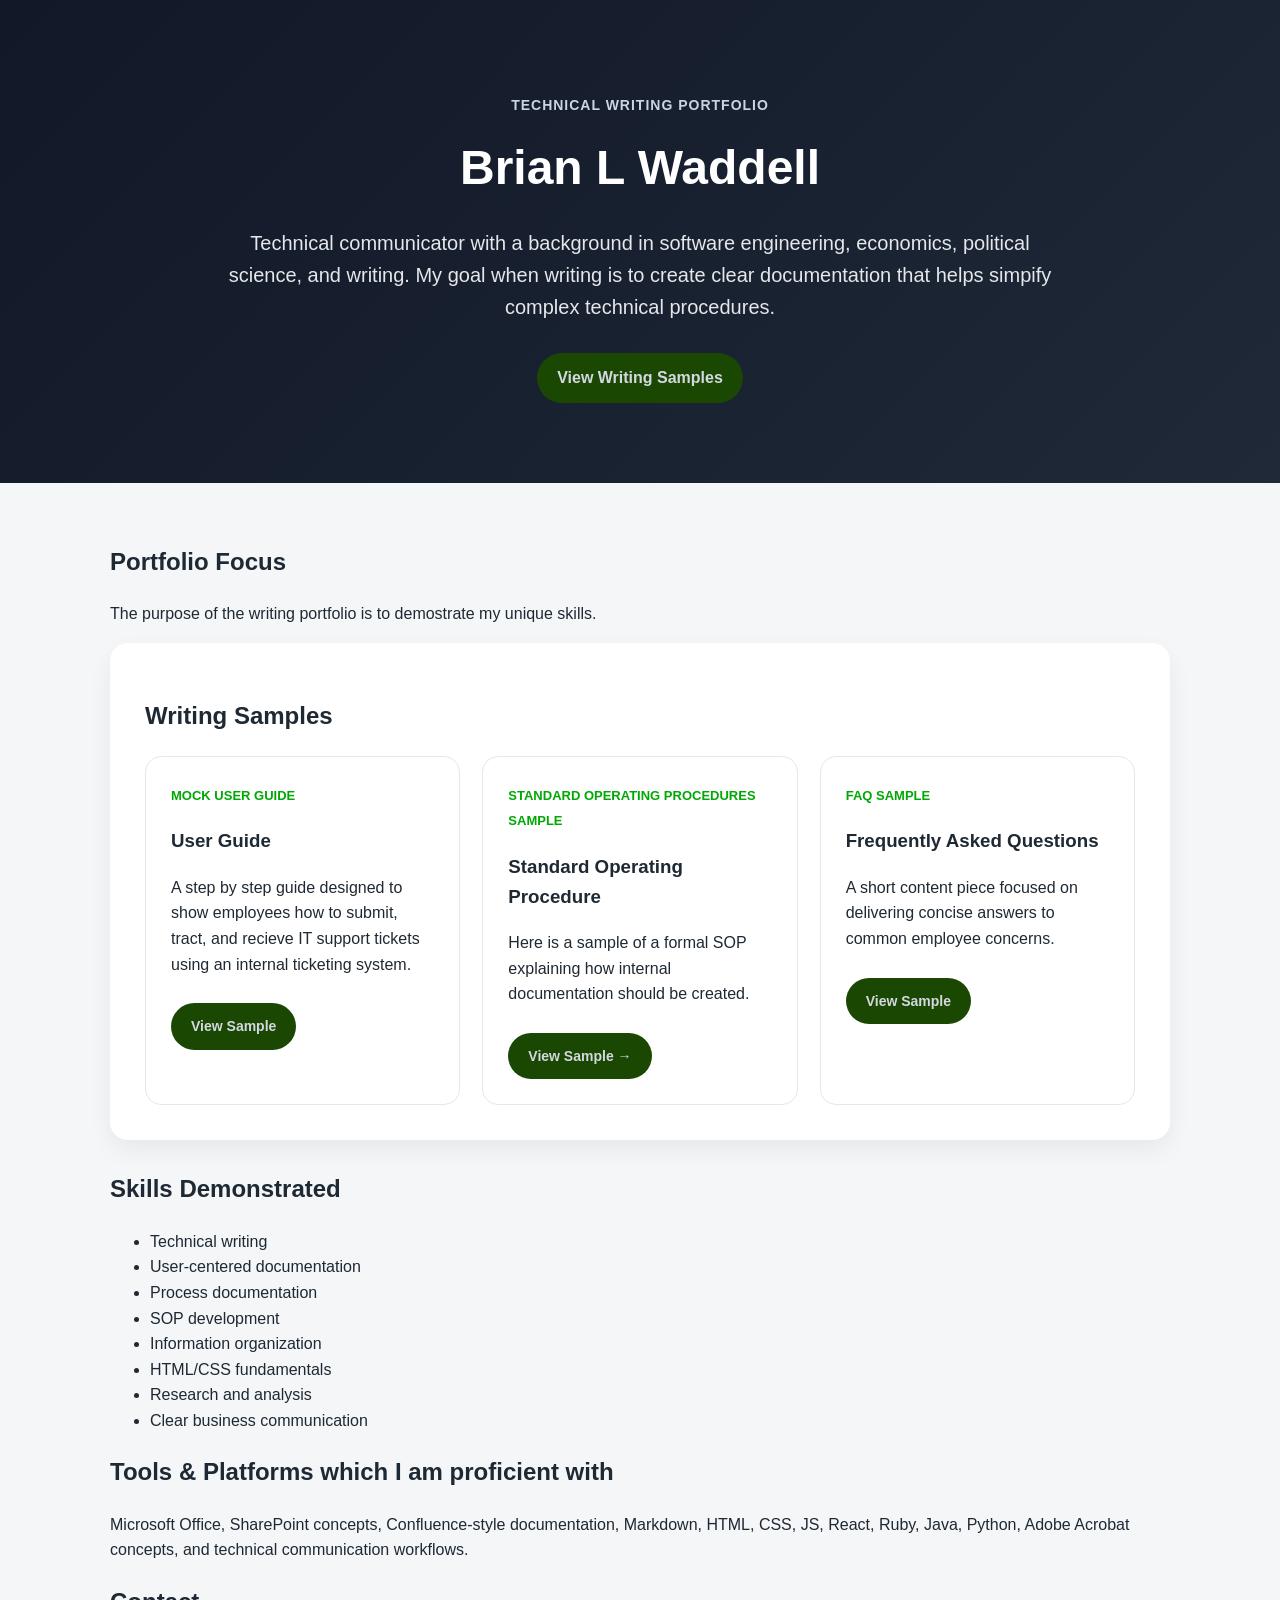
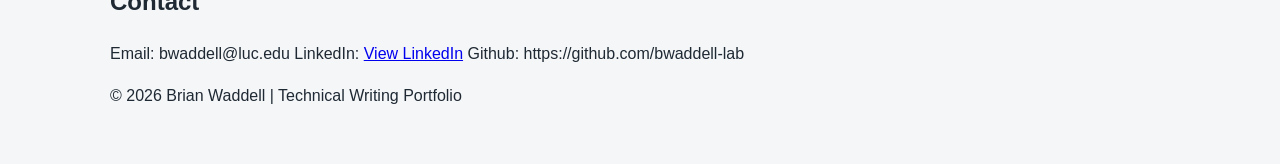
<file: index.html>
<!DOCTYPE html>
<html lang="en">
<head>
  <meta charset="UTF-8" />
  <meta name="viewport" content="width=device-width, initial-scale=1.0" />
  <title>Brian L Waddell | Content Portfolio</title>
  <link rel="stylesheet" href="style.css" />
</head>

<body>
  <header class="hero">
    <div class="hero-content">
      <p class="eyebrow"> Technical writing Portfolio</p>
      <h1>Brian L Waddell</h1>
      <p class="tagline">
        Technical communicator with a background in software engineering, economics, political science, and writing. My goal  
        when writing is to create clear documentation that helps simpify complex technical procedures.
      </p>
      <a href="#samples" class="hero-button">View Writing Samples</a>
    </div>
  </header>

  <main>
    <section class="section">
      <h2>Portfolio Focus</h2>
      <p>
       The purpose of the writing portfolio is to demostrate my unique skills.
       </p>
    </section>

    <section id="samples" class="samples">
      <h2>Writing Samples</h2>

      <div class="sample-grid">
        <article class="card">
          <span class="label">Mock User Guide</span>
          <h3>User Guide</h3>
          <p> A step by step guide designed to show employees how to submit, tract, and recieve IT support tickets using an internal ticketing system.</p>
          <a href="user-guide.html" class="card-link">View Sample</a>
        </article> 

        <article class="card">
          <span class="label">Standard Operating Procedures Sample</span>
          <h3>Standard Operating Procedure</h3>
          <p> Here is a sample of a formal SOP explaining how internal documentation should be created.</p>
          <a href="SOP.html" class="card-link">View Sample →</a>
        </article>

        <article class="card">
          <span class="label">FAQ Sample </span>
          <h3>Frequently Asked Questions</h3>
          <p>A short content piece focused on delivering concise answers to common employee concerns.</p>
          <a href="faq.html" class="card-link">View Sample </a>
        </article>
      </div>
    </section>

    <section class="section">
      <h2>Skills Demonstrated</h2>
      <ul class="skills">
        <li>Technical writing</li>
        <li>User-centered documentation</li>
        <li>Process documentation</li>
        <li>SOP development</li>
        <li>Information organization</li>
        <li>HTML/CSS fundamentals</li>
        <li>Research and analysis</li>
        <li>Clear business communication</li>
      </ul>
    </section>
    <section class="section">
      <h2>Tools & Platforms which I am proficient with</h2>
      <p>
        Microsoft Office, SharePoint concepts, Confluence-style documentation,
        Markdown, HTML, CSS, JS, React, Ruby, Java, Python, Adobe Acrobat concepts, and technical
        communication workflows. 
      </p>
    </section>
    <section class="section contact"> 
      <h2>Contact</h2>
      <p>
        Email: bwaddell@luc.edu
        LinkedIn: <a href= "https://www.linkedin.com/in/brian-waddell-discover" > View LinkedIn</a href>
        Github: https://github.com/bwaddell-lab 
      </p>
    </section>
    <footer>
    <p> © 2026 Brian Waddell | Technical Writing Portfolio</p>
  </footer>
  </main>
</body>
</html>












































































































































































































































































































































































































































































































































































































































































































































































































































































































































































































































































































































































































































































































































































































































































































































































































































































































































































































































































































































































































































































































































































































































































































































































































































































































































































































































































































































































































































































































































































































































































































































































































































































































































































































































































































































































































































































































































































































































































































































































































































































































































































































































































































































































































































































































































































































































































































































































































































































































































































































































































































































































































































































































































































































































































































































































































































































































































































































































































































































































































































































































































































































































































































































































































































































































































































































































































































































































































































































































































































































































































































































































































































































































































































































































































































































































































































































































































































































































































































































































































































































































































































































































































































































































































































































































































































































































































































































































































































































































































































































































































































































































































































































































































































































































































































































































































































































































































































































































































































































































































































































































































































































































































































































































































































































































































































































































































































































































































































































































































































































































































































































































































































</HTML>
</file>
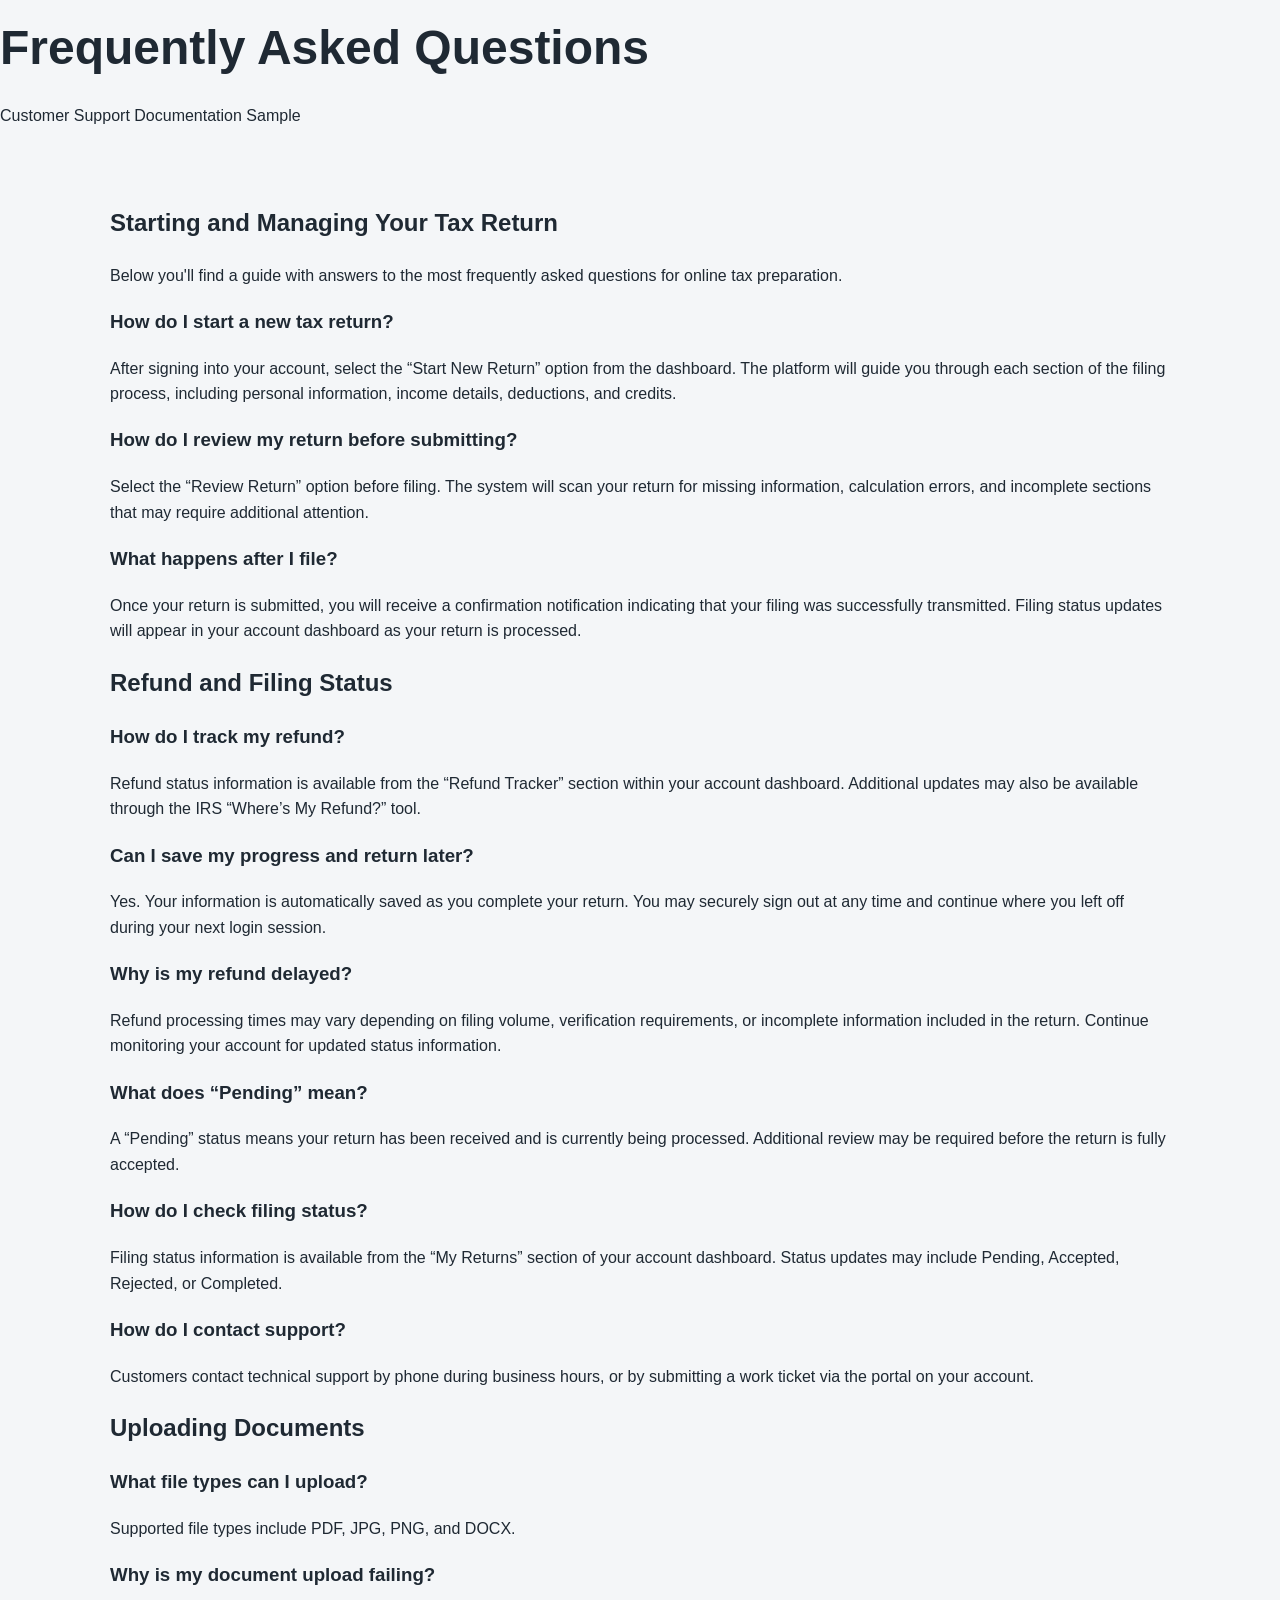
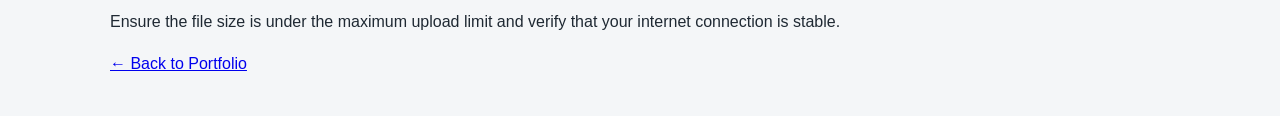
<file: faq.html>
<!DOCTYPE html>
<html lang="en">
<head>
  <meta charset="UTF-8" />
  <meta name="viewport" content="width=device-width, initial-scale=1.0" />
  <title>FAQ Support Page | Brian Waddell</title>
  <link rel="stylesheet" href="style.css" />
</head>
<body>

  <header class="sample-header">
    <div class="container">
      <h1>Frequently Asked Questions</h1>
      <p>Customer Support Documentation Sample</p>
    </div>
  </header>

  <main class="container">

    <section class="writing-sample">

     <h2>Starting and Managing Your Tax Return</h2>
     <p> Below you'll find a guide with answers to the most frequently asked questions for online tax preparation.</p>

<div class="faq-item">

  <h3>How do I start a new tax return?</h3>

  <p>
    After signing into your account, select the “Start New Return” option from the dashboard. The platform will guide you through each section of the filing process, including personal information, income details, deductions, and credits.
  </p>

</div> 

<div class="faq-item">

  <h3>How do I review my return before submitting?</h3>

  <p>
    Select the “Review Return” option before filing. The system will scan your return for missing information, calculation errors, and incomplete sections that may require additional attention.
  </p>

</div>

<div class="faq-item">

  <h3>What happens after I file?</h3>

  <p>
    Once your return is submitted, you will receive a confirmation notification indicating that your filing was successfully transmitted. Filing status updates will appear in your account dashboard as your return is processed.
  </p>

</div>

<h2>Refund and Filing Status</h2>

<div class="faq-item">

  <h3>How do I track my refund?</h3>

  <p>
    Refund status information is available from the “Refund Tracker” section within your account dashboard. Additional updates may also be available through the IRS “Where’s My Refund?” tool.
  </p>

</div>

<div class="faq-item">

  <h3>Can I save my progress and return later?</h3>

  <p>
    Yes. Your information is automatically saved as you complete your return. You may securely sign out at any time and continue where you left off during your next login session.
  </p>

</div> 


<div class="faq-item">

  <h3>Why is my refund delayed?</h3>

  <p>
    Refund processing times may vary depending on filing volume, verification requirements, or incomplete information included in the return. Continue monitoring your account for updated status information.
  </p>

</div>

<div class="faq-item">

  <h3>What does “Pending” mean?</h3>

  <p>
    A “Pending” status means your return has been received and is currently being processed. Additional review may be required before the return is fully accepted.
  </p>

</div>

<div class="faq-item">

  <h3>How do I check filing status?</h3>

  <p>
    Filing status information is available from the “My Returns” section of your account dashboard. Status updates may include Pending, Accepted, Rejected, or Completed.
  </p>

</div>


    

      <div class="faq-item">
        <h3>How do I contact support?</h3>
        <p>
          Customers contact technical support by phone during business hours, or by submitting a work ticket via the portal on your account.
        </p>
      </div>

      <h2>Uploading Documents</h2>

      <div class="faq-item">
        <h3>What file types can I upload?</h3>
        <p>
          Supported file types include PDF, JPG, PNG, and DOCX.
        </p>
      </div>

      <div class="faq-item">
        <h3>Why is my document upload failing?</h3>
        <p>
          Ensure the file size is under the maximum upload limit and verify that your
          internet connection is stable.
        </p>
      </div>

      <a class="back-button" href="index.html">← Back to Portfolio</a>

    </section>

  </main>

</body>
</html>
</file>
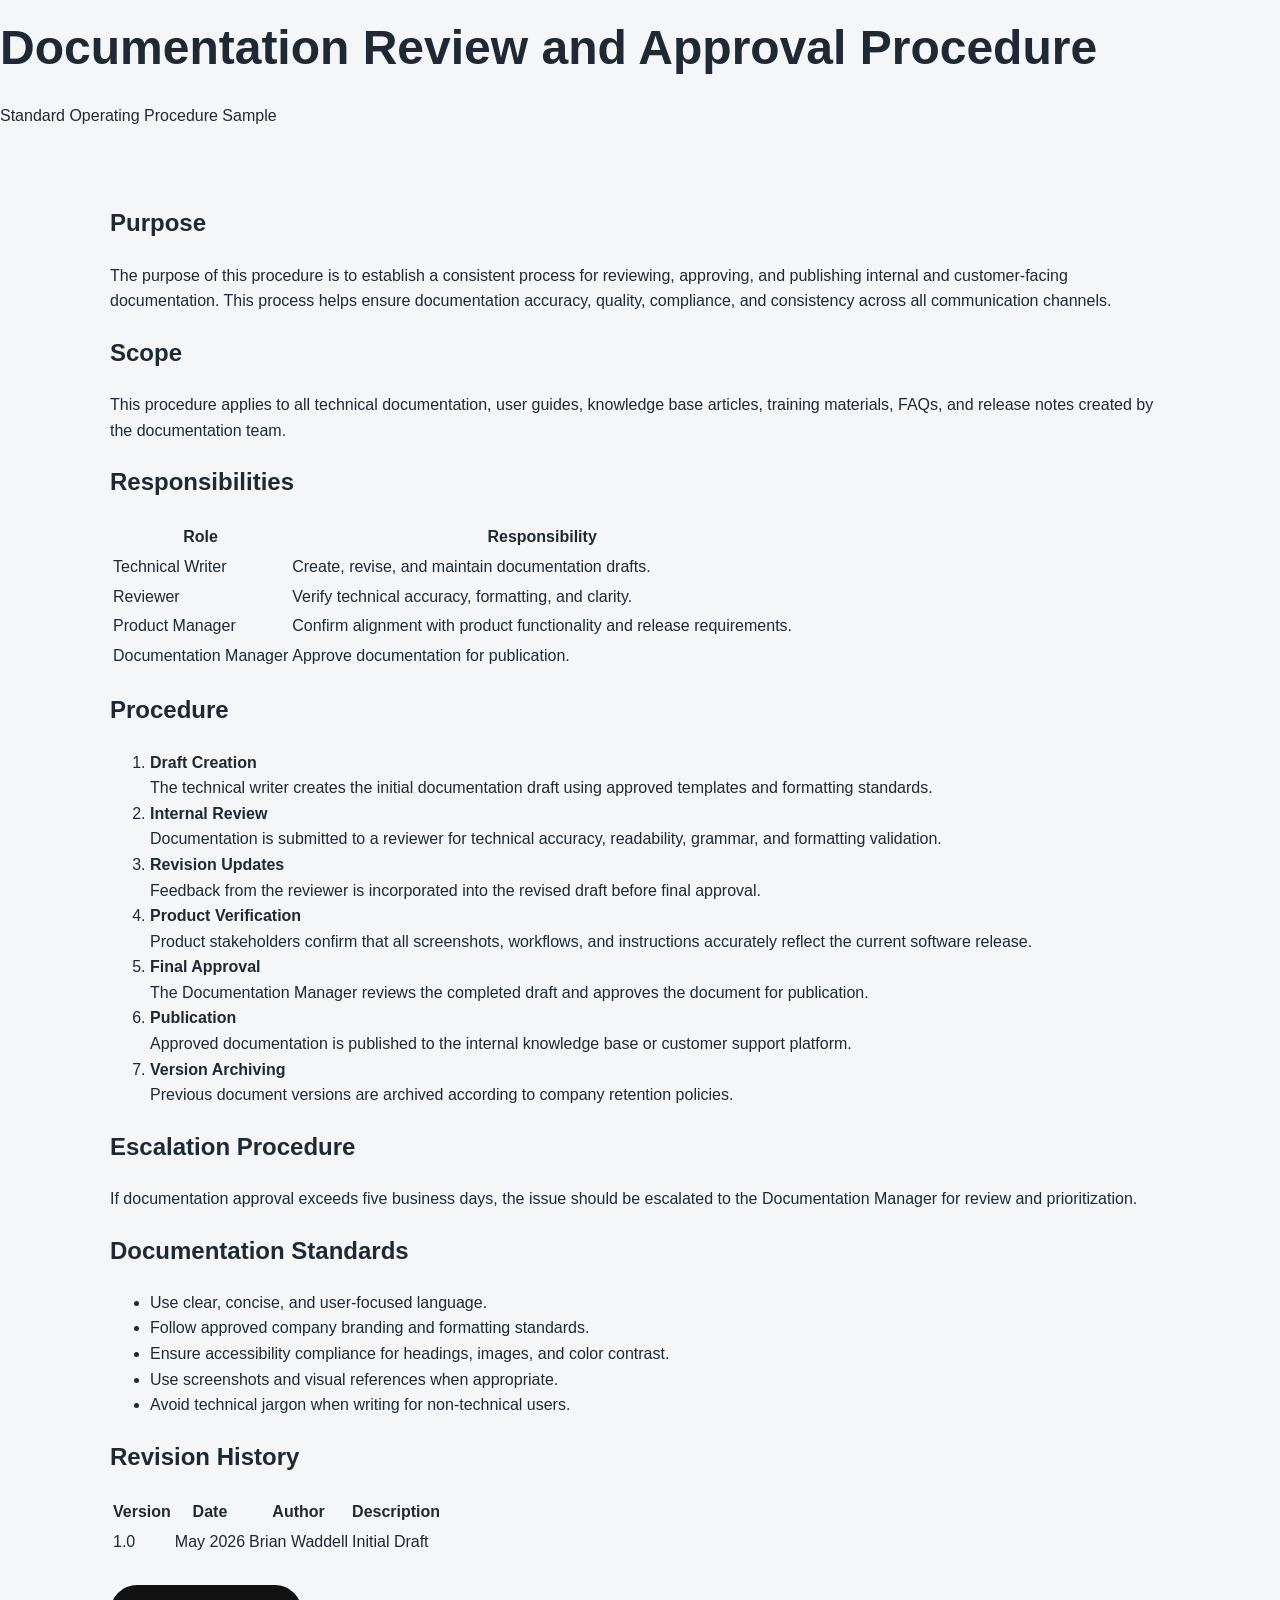
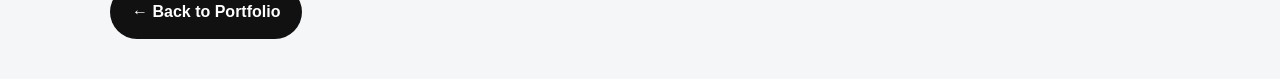
<file: SOP.html>
<!DOCTYPE html>
<html lang="en">
<head>
  <meta charset="UTF-8" />
  <meta name="viewport" content="width=device-width, initial-scale=1.0"/>
  <title>Documentation Review SOP | Brian Waddell</title>
  <link rel="stylesheet" href="style.css" />
</head>

<body>

<header class="sample-header">
  <div class="container">
    <h1>Documentation Review and Approval Procedure</h1>
    <p>Standard Operating Procedure Sample</p>
  </div>
</header>

<main class="container">

<section class="writing-sample">

  <h2>Purpose</h2>

  <p>
    The purpose of this procedure is to establish a consistent process for
    reviewing, approving, and publishing internal and customer-facing documentation.
    This process helps ensure documentation accuracy, quality, compliance, and
    consistency across all communication channels.
  </p>

  <h2>Scope</h2>

  <p>
    This procedure applies to all technical documentation, user guides,
    knowledge base articles, training materials, FAQs, and release notes
    created by the documentation team.
  </p>

  <h2>Responsibilities</h2>

  <table>
    <tr>
      <th>Role</th>
      <th>Responsibility</th>
    </tr>

    <tr>
      <td>Technical Writer</td>
      <td>Create, revise, and maintain documentation drafts.</td>
    </tr>

    <tr>
      <td>Reviewer</td>
      <td>Verify technical accuracy, formatting, and clarity.</td>
    </tr>

    <tr>
      <td>Product Manager</td>
      <td>Confirm alignment with product functionality and release requirements.</td>
    </tr>

    <tr>
      <td>Documentation Manager</td>
      <td>Approve documentation for publication.</td>
    </tr>
  </table>

  <h2>Procedure</h2>

  <ol>

    <li>
      <strong>Draft Creation</strong><br>
      The technical writer creates the initial documentation draft using approved templates and formatting standards.
    </li>

    <li>
      <strong>Internal Review</strong><br>
      Documentation is submitted to a reviewer for technical accuracy, readability, grammar, and formatting validation.
    </li>

    <li>
      <strong>Revision Updates</strong><br>
      Feedback from the reviewer is incorporated into the revised draft before final approval.
    </li>

    <li>
      <strong>Product Verification</strong><br>
      Product stakeholders confirm that all screenshots, workflows, and instructions accurately reflect the current software release.
    </li>

    <li>
      <strong>Final Approval</strong><br>
      The Documentation Manager reviews the completed draft and approves the document for publication.
    </li>

    <li>
      <strong>Publication</strong><br>
      Approved documentation is published to the internal knowledge base or customer support platform.
    </li>

    <li>
      <strong>Version Archiving</strong><br>
      Previous document versions are archived according to company retention policies.
    </li>

  </ol>

  <h2>Escalation Procedure</h2>

  <p>
    If documentation approval exceeds five business days, the issue should be
    escalated to the Documentation Manager for review and prioritization.
  </p>

  <h2>Documentation Standards</h2>

  <ul>
    <li>Use clear, concise, and user-focused language.</li>
    <li>Follow approved company branding and formatting standards.</li>
    <li>Ensure accessibility compliance for headings, images, and color contrast.</li>
    <li>Use screenshots and visual references when appropriate.</li>
    <li>Avoid technical jargon when writing for non-technical users.</li>
  </ul>

  <h2>Revision History</h2>

  <table>
    <tr>
      <th>Version</th>
      <th>Date</th>
      <th>Author</th>
      <th>Description</th>
    </tr>

    <tr>
      <td>1.0</td>
      <td>May 2026</td>
      <td>Brian Waddell</td>
      <td>Initial Draft</td>
    </tr>
  </table>

  <a class="back-button" href="index.html" style="display:inline-block; margin-top:28px; background:#111; color:white; padding:14px 22px; border-radius:999px; text-decoration:none; font-weight:bold;">← Back to Portfolio</a>

</section>

</main>

</body>
</html>
</file>
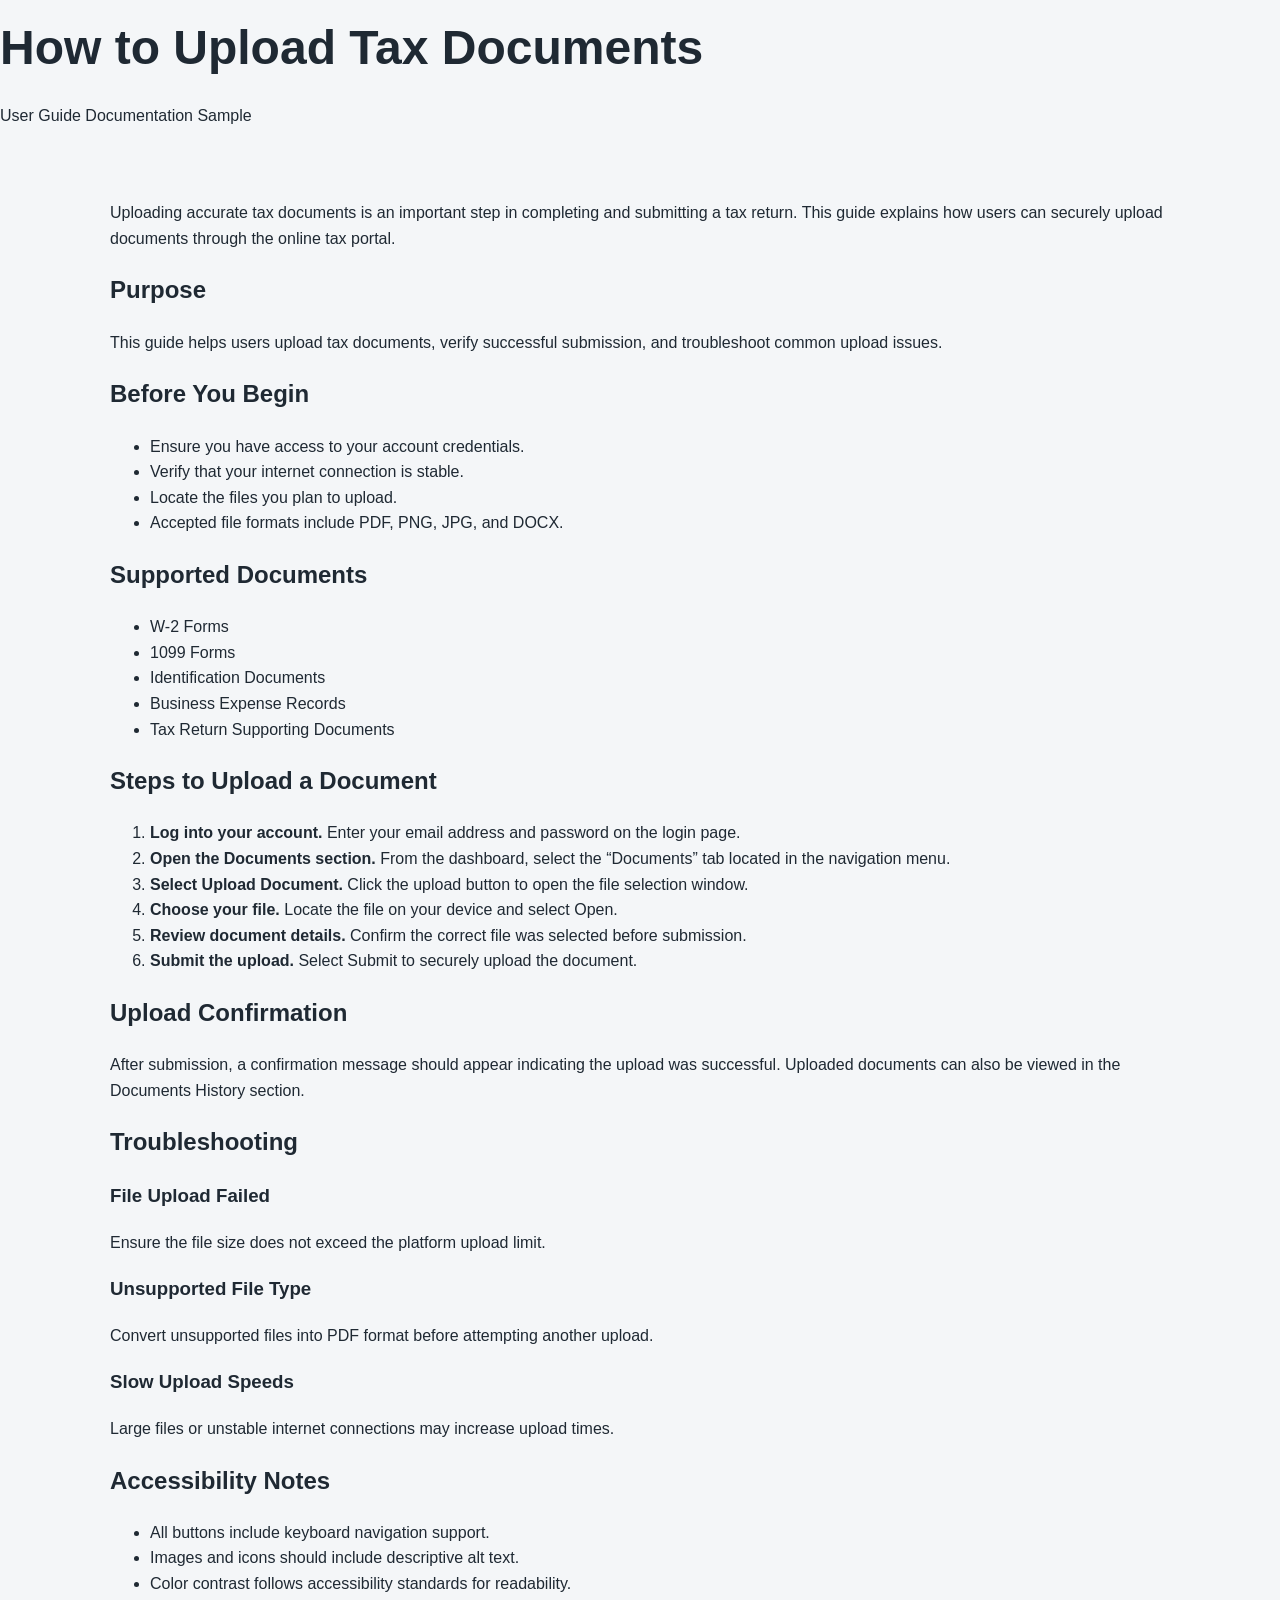
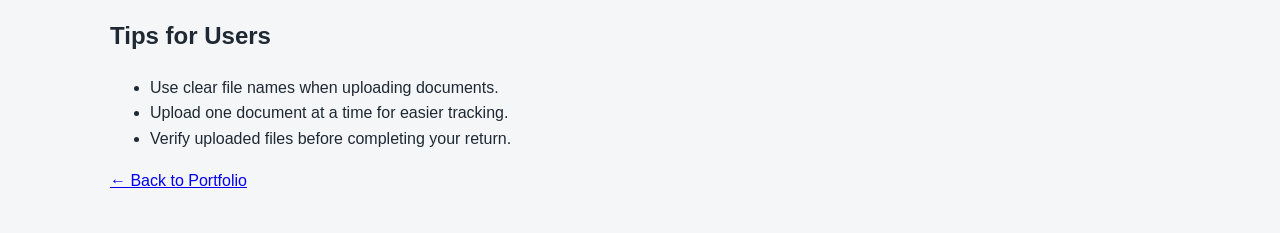
<file: user-guide.html>
<!DOCTYPE html>
<html lang="en">
<head>
  <meta charset="UTF-8" />
  <meta name="viewport" content="width=device-width, initial-scale=1.0" />
  <title>How to Upload Tax Documents | Brian Waddell</title>
  <link rel="stylesheet" href="style.css" />
</head>
<body>

<header class="sample-header">
  <div class="container">
    <h1>How to Upload Tax Documents</h1>
    <p>User Guide Documentation Sample</p>
  </div>
</header>

<main class="container">

<section class="writing-sample">

<p class="intro">
Uploading accurate tax documents is an important step in completing and submitting a tax return. This guide explains how users can securely upload documents through the online tax portal.
</p>

<h2>Purpose</h2> <p>
This guide helps users upload tax documents, verify successful submission, and troubleshoot common upload issues.
</p>

<h2>Before You Begin</h2>
<ul>
  <li>Ensure you have access to your account credentials.</li>
  <li>Verify that your internet connection is stable.</li>
  <li>Locate the files you plan to upload.</li>
  <li>Accepted file formats include PDF, PNG, JPG, and DOCX.</li>
</ul>

<h2>Supported Documents</h2>
<ul>
  <li>W-2 Forms</li>
  <li>1099 Forms</li>
  <li>Identification Documents</li>
  <li>Business Expense Records</li>
  <li>Tax Return Supporting Documents</li>
</ul>

<h2>Steps to Upload a Document</h2> <ol>
  <li>
    <strong>Log into your account.</strong>
    Enter your email address and password on the login page.
  </li>

  <li>
    <strong>Open the Documents section.</strong>
    From the dashboard, select the “Documents” tab located in the navigation menu.
  </li>

  <li>
    <strong>Select Upload Document.</strong>
    Click the upload button to open the file selection window.
  </li>

  <li>
    <strong>Choose your file.</strong>
    Locate the file on your device and select Open.
  </li>

  <li>
    <strong>Review document details.</strong>
    Confirm the correct file was selected before submission.
  </li>
<li>
    <strong>Submit the upload.</strong>
    Select Submit to securely upload the document.
  </li>
</ol>

<h2>Upload Confirmation</h2>
<p>
After submission, a confirmation message should appear indicating the upload was successful. Uploaded documents can also be viewed in the Documents History section.
</p>

<h2>Troubleshooting</h2>

<h3>File Upload Failed</h3>
<p>
Ensure the file size does not exceed the platform upload limit.
</p>
<h3>Unsupported File Type</h3>
<p>
Convert unsupported files into PDF format before attempting another upload.
</p>

<h3>Slow Upload Speeds</h3>
<p>
Large files or unstable internet connections may increase upload times.
</p>

<h2>Accessibility Notes</h2>
<ul>
  <li>All buttons include keyboard navigation support.</li>
  <li>Images and icons should include descriptive alt text.</li>
  <li>Color contrast follows accessibility standards for readability.</li>
</ul>

<h2>Tips for Users</h2>
<ul>
  <li>Use clear file names when uploading documents.</li>
  <li>Upload one document at a time for easier tracking.</li>
  <li>Verify uploaded files before completing your return.</li>
</ul>

<a class="back-button" href="index.html">← Back to Portfolio</a>

</section>
</main>
</body>
</html>
</file>
<file: style.css>
* {
    box-sizing: border-box;
    style:"display:inline-block; margin-top:28px; background:#111; color:white; padding:14px 22px; border-radius:999px; text-decoration:none; font-weight:bold;"
  }
  
  body {
    margin: 0;
    font-family: Arial, Helvetica, sans-serif;
    background: #f4f6f8;
    color: #1f2933;
    line-height: 1.6;
  }
  
  .hero {
    background: linear-gradient(135deg, #111827, #1f2937);
    color: white;
    padding: 80px 20px;
    text-align: center;
  }
  
  .hero-content {
    max-width: 850px;
    margin: 0 auto;
  }
  
  .eyebrow {
    color: #cbd5e1;
    font-weight: bold;
    letter-spacing: 1px;
    text-transform: uppercase;
    font-size: 14px;
  }
  
  h1 {
    font-size: 48px;
    margin: 10px 0;
  }
  
  .tagline {
    font-size: 20px;
    color: #e5e7eb;
    margin-bottom: 30px;
  }
  
  .hero-button,
  .card-link {
    display: inline-block;
    background: #1a4803;
    color: #d4d8e1;
    text-decoration: none;
    font-weight: bold;
    padding: 12px 20px;
    border-radius: 999px;
  }
  
  main {
    max-width: 1100px;
    margin: 0 auto;
    padding: 40px 20px;
  }
  
  .about,
  .samples {
    background: white;
    padding: 35px;
    border-radius: 18px;
    margin-bottom: 30px;
    box-shadow: 0 10px 25px rgba(0,0,0,0.06);
  }
  
  .sample-grid {
    display: grid;
    grid-template-columns: repeat(3, 1fr);
    gap: 22px;
  }
  
  .card {
    border: 1px solid #e5e7eb;
    padding: 25px;
    border-radius: 16px;
    background: #ffffff;
  }
  
  .card:hover {
    transform: translateY(-4px);
    transition: 0.2s ease;
    box-shadow: 0 12px 25px rgba(0,0,0,0.08);
  }
  
  .label {
    font-size: 13px;
    font-weight: bold;
    color: #00a804;
    text-transform: uppercase;
  }
  
  .card-link {
    margin-top: 10px;
    font-size: 14px;
  }
</file>
